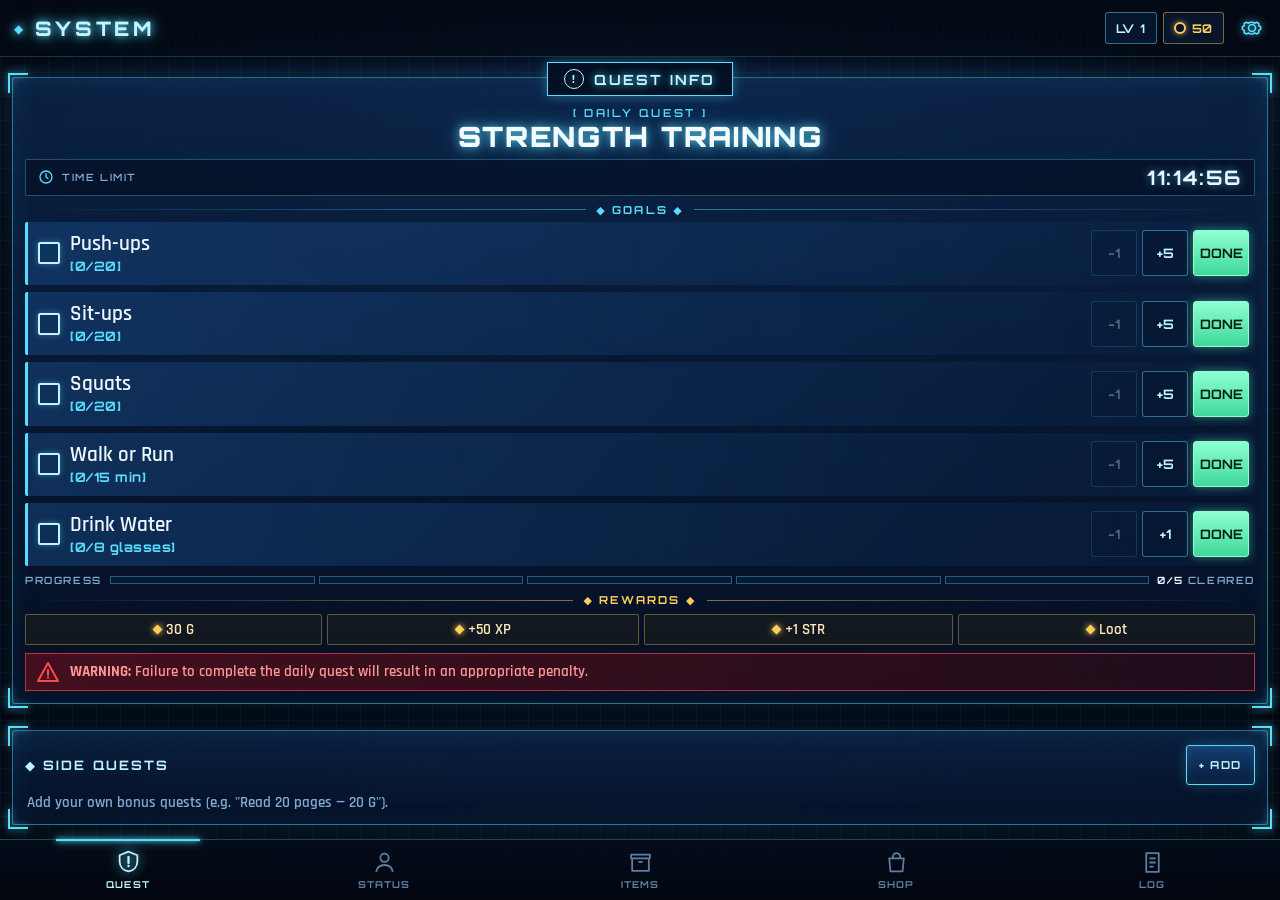
<file: index.html>
<!DOCTYPE html>
<html lang="en">
<head>
<meta charset="utf-8">
<meta name="viewport" content="width=device-width, initial-scale=1, viewport-fit=cover, user-scalable=no">
<title>SYSTEM</title>
<meta name="description" content="SYSTEM — Carlos Perez's daily quest log. Level up in real life.">
<meta name="theme-color" content="#03070f">
<meta name="color-scheme" content="dark">
<meta name="apple-mobile-web-app-capable" content="yes">
<meta name="mobile-web-app-capable" content="yes">
<meta name="apple-mobile-web-app-status-bar-style" content="black-translucent">
<meta name="apple-mobile-web-app-title" content="SYSTEM">
<meta name="format-detection" content="telephone=no">
<link rel="manifest" href="manifest.json">
<link rel="icon" type="image/png" sizes="32x32" href="icons/favicon-32.png">
<link rel="apple-touch-icon" sizes="180x180" href="icons/apple-touch-icon.png">
<link rel="preload" href="fonts/orbitron.woff2" as="font" type="font/woff2" crossorigin>
<link rel="preload" href="fonts/rajdhani-600.woff2" as="font" type="font/woff2" crossorigin>
<link rel="stylesheet" href="css/app.css?v=202610021855">
</head>
<body>
<div id="app">
  <header id="topbar">
    <div class="brand" aria-label="SYSTEM"><span class="brand-mark">◆</span>SYSTEM</div>
    <div class="top-right">
      <div class="chip lv" id="top-lv">LV 1</div>
      <div class="chip gold" id="top-gold"><i class="coin"></i><span>50</span></div>
      <button class="icon-btn" id="btn-settings" data-action="nav" data-tab="settings" aria-label="Settings">
        <svg viewBox="0 0 24 24"><path d="M12 8.5a3.5 3.5 0 1 0 0 7 3.5 3.5 0 0 0 0-7Zm8.6 4.9-1.9 1.1.1 2.2-2.2 1.3-1.9-1.1-1.9 1.1h-2.6l-1.9-1.1-1.9 1.1-2.2-1.3.1-2.2-1.9-1.1v-2.6l1.9-1.1-.1-2.2 2.2-1.3 1.9 1.1 1.9-1.1h2.6l1.9 1.1 1.9-1.1 2.2 1.3-.1 2.2 1.9 1.1z" fill="none" stroke="currentColor" stroke-width="1.6" stroke-linejoin="round"/></svg>
      </button>
    </div>
  </header>
  <main id="main"><div id="screen" class="screen"></div></main>
  <nav id="tabbar">
    <button data-action="nav" data-tab="quest" class="tab"><svg viewBox="0 0 24 24"><path d="M12 2.5 3.5 6v6c0 5 3.6 8.6 8.5 9.5 4.9-.9 8.5-4.5 8.5-9.5V6z" fill="none" stroke="currentColor" stroke-width="1.7"/><path d="M12 7.5v6M12 16.2v.3" stroke="currentColor" stroke-width="2.2" stroke-linecap="round"/></svg><span>QUEST</span></button>
    <button data-action="nav" data-tab="status" class="tab"><svg viewBox="0 0 24 24"><circle cx="12" cy="7.5" r="4" fill="none" stroke="currentColor" stroke-width="1.7"/><path d="M4 21c.8-4.4 4-6.6 8-6.6s7.2 2.2 8 6.6" fill="none" stroke="currentColor" stroke-width="1.7"/></svg><span>STATUS</span></button>
    <button data-action="nav" data-tab="items" class="tab"><svg viewBox="0 0 24 24"><path d="M4 8h16v12H4zM3 4.5h18V8H3zM10 11.5h4" fill="none" stroke="currentColor" stroke-width="1.7" stroke-linejoin="round"/></svg><span>ITEMS</span><b class="badge" id="badge-items"></b></button>
    <button data-action="nav" data-tab="shop" class="tab"><svg viewBox="0 0 24 24"><path d="M5 8h14l-1.2 12.5H6.2zM8.5 8V6.5a3.5 3.5 0 0 1 7 0V8" fill="none" stroke="currentColor" stroke-width="1.7" stroke-linejoin="round"/></svg><span>SHOP</span></button>
    <button data-action="nav" data-tab="log" class="tab"><svg viewBox="0 0 24 24"><path d="M6 3h12v18H6zM9 8h6M9 12h6M9 16h4" fill="none" stroke="currentColor" stroke-width="1.7" stroke-linejoin="round"/></svg><span>LOG</span></button>
  </nav>
</div>
<div id="toasts" aria-live="polite"></div>
<div id="modal-root"></div>
<div id="flash"></div>
<script src="js/app.js?v=202610021855"></script>
</body>
</html>
</file>
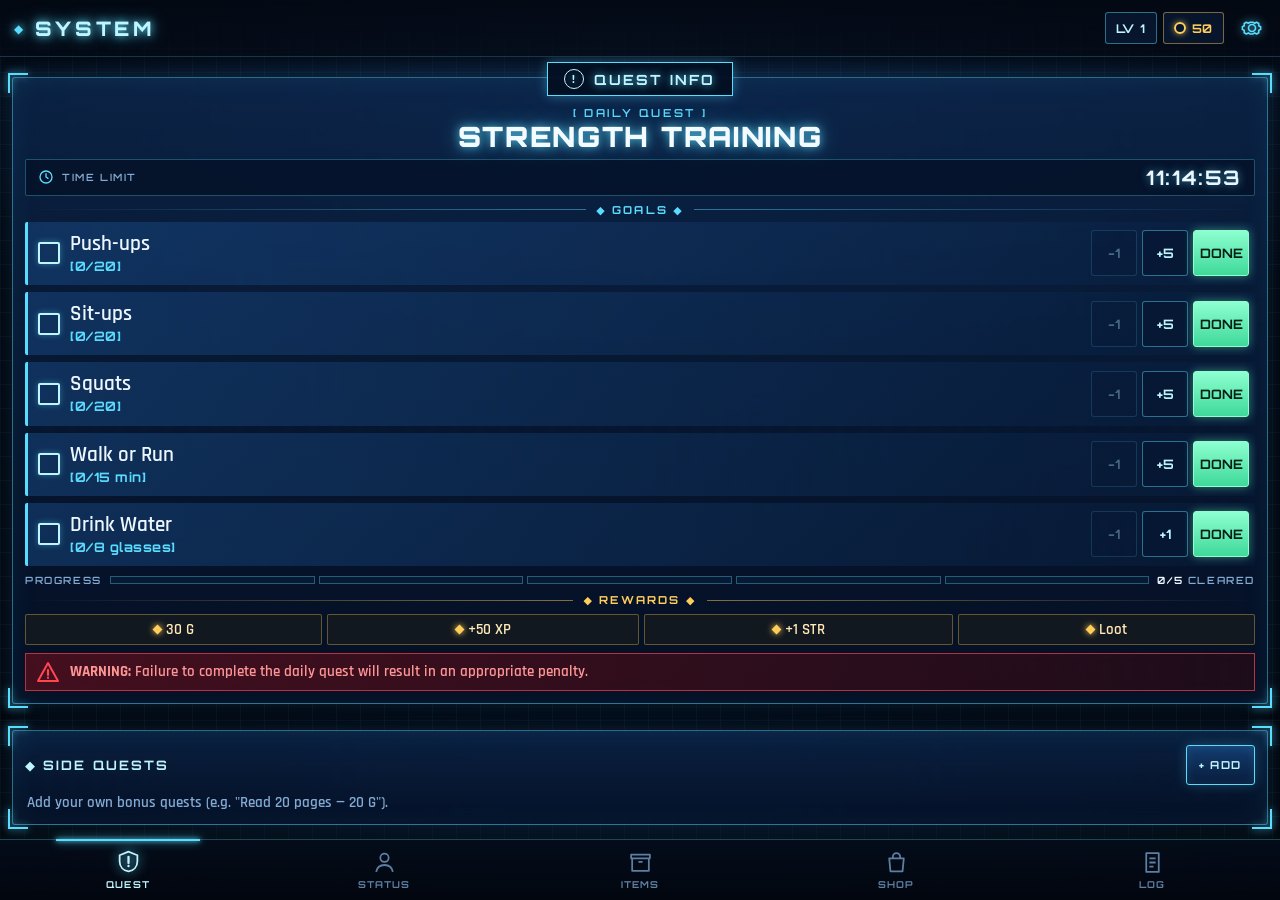
<file: src/index.html>
<!DOCTYPE html>
<html lang="en">
<head>
<meta charset="utf-8">
<meta name="viewport" content="width=device-width, initial-scale=1, viewport-fit=cover, user-scalable=no">
<title>SYSTEM</title>
<meta name="description" content="SYSTEM — Carlos Perez's daily quest log. Level up in real life.">
<meta name="theme-color" content="#03070f">
<meta name="color-scheme" content="dark">
<meta name="apple-mobile-web-app-capable" content="yes">
<meta name="mobile-web-app-capable" content="yes">
<meta name="apple-mobile-web-app-status-bar-style" content="black-translucent">
<meta name="apple-mobile-web-app-title" content="SYSTEM">
<meta name="format-detection" content="telephone=no">
<link rel="manifest" href="manifest.json">
<link rel="icon" type="image/png" sizes="32x32" href="icons/favicon-32.png">
<link rel="apple-touch-icon" sizes="180x180" href="icons/apple-touch-icon.png">
<link rel="preload" href="fonts/orbitron.woff2" as="font" type="font/woff2" crossorigin>
<link rel="preload" href="fonts/rajdhani-600.woff2" as="font" type="font/woff2" crossorigin>
<link rel="stylesheet" href="css/app.css?v=__VER__">
</head>
<body>
<div id="app">
  <header id="topbar">
    <div class="brand" aria-label="SYSTEM"><span class="brand-mark">◆</span>SYSTEM</div>
    <div class="top-right">
      <div class="chip lv" id="top-lv">LV 1</div>
      <div class="chip gold" id="top-gold"><i class="coin"></i><span>50</span></div>
      <button class="icon-btn" id="btn-settings" data-action="nav" data-tab="settings" aria-label="Settings">
        <svg viewBox="0 0 24 24"><path d="M12 8.5a3.5 3.5 0 1 0 0 7 3.5 3.5 0 0 0 0-7Zm8.6 4.9-1.9 1.1.1 2.2-2.2 1.3-1.9-1.1-1.9 1.1h-2.6l-1.9-1.1-1.9 1.1-2.2-1.3.1-2.2-1.9-1.1v-2.6l1.9-1.1-.1-2.2 2.2-1.3 1.9 1.1 1.9-1.1h2.6l1.9 1.1 1.9-1.1 2.2 1.3-.1 2.2 1.9 1.1z" fill="none" stroke="currentColor" stroke-width="1.6" stroke-linejoin="round"/></svg>
      </button>
    </div>
  </header>
  <main id="main"><div id="screen" class="screen"></div></main>
  <nav id="tabbar">
    <button data-action="nav" data-tab="quest" class="tab"><svg viewBox="0 0 24 24"><path d="M12 2.5 3.5 6v6c0 5 3.6 8.6 8.5 9.5 4.9-.9 8.5-4.5 8.5-9.5V6z" fill="none" stroke="currentColor" stroke-width="1.7"/><path d="M12 7.5v6M12 16.2v.3" stroke="currentColor" stroke-width="2.2" stroke-linecap="round"/></svg><span>QUEST</span></button>
    <button data-action="nav" data-tab="status" class="tab"><svg viewBox="0 0 24 24"><circle cx="12" cy="7.5" r="4" fill="none" stroke="currentColor" stroke-width="1.7"/><path d="M4 21c.8-4.4 4-6.6 8-6.6s7.2 2.2 8 6.6" fill="none" stroke="currentColor" stroke-width="1.7"/></svg><span>STATUS</span></button>
    <button data-action="nav" data-tab="items" class="tab"><svg viewBox="0 0 24 24"><path d="M4 8h16v12H4zM3 4.5h18V8H3zM10 11.5h4" fill="none" stroke="currentColor" stroke-width="1.7" stroke-linejoin="round"/></svg><span>ITEMS</span><b class="badge" id="badge-items"></b></button>
    <button data-action="nav" data-tab="shop" class="tab"><svg viewBox="0 0 24 24"><path d="M5 8h14l-1.2 12.5H6.2zM8.5 8V6.5a3.5 3.5 0 0 1 7 0V8" fill="none" stroke="currentColor" stroke-width="1.7" stroke-linejoin="round"/></svg><span>SHOP</span></button>
    <button data-action="nav" data-tab="log" class="tab"><svg viewBox="0 0 24 24"><path d="M6 3h12v18H6zM9 8h6M9 12h6M9 16h4" fill="none" stroke="currentColor" stroke-width="1.7" stroke-linejoin="round"/></svg><span>LOG</span></button>
  </nav>
</div>
<div id="toasts" aria-live="polite"></div>
<div id="modal-root"></div>
<div id="flash"></div>
<script src="js/app.js?v=__VER__"></script>
</body>
</html>
</file>
<file: css/app.css>
@font-face{font-family:"Orbitron";src:url(../fonts/orbitron.woff2) format("woff2");font-weight:400 900;font-display:swap}
@font-face{font-family:"Rajdhani";src:url(../fonts/rajdhani-500.woff2) format("woff2");font-weight:500;font-display:swap}
@font-face{font-family:"Rajdhani";src:url(../fonts/rajdhani-600.woff2) format("woff2");font-weight:600;font-display:swap}
@font-face{font-family:"Rajdhani";src:url(../fonts/rajdhani-700.woff2) format("woff2");font-weight:700;font-display:swap}

:root{
  --bg:#02060e; --bg2:#06142a;
  --cyan:#5adcff; --cyan-b:#bef5ff; --cyan-a:rgba(90,220,255,.45); --cyan-f:rgba(90,220,255,.12);
  --white:#ebf6ff; --dim:#82aad2; --dim2:#5d7fa3;
  --green:#6effbe; --gold:#ffcd5a; --red:#ff4650; --red-soft:#ff9696; --purple:#c38bff; --orange:#ff9d4a;
  --c-common:#b9c9d9; --c-rare:#4aa8ff; --c-epic:#b56bff; --c-legendary:#ffb341;
  --sat:env(safe-area-inset-top,0px); --sab:env(safe-area-inset-bottom,0px);
  --sal:env(safe-area-inset-left,0px); --sar:env(safe-area-inset-right,0px);
  --head:"Orbitron",system-ui,sans-serif; --body:"Rajdhani",system-ui,sans-serif;
  --tabh:60px;
}
*{box-sizing:border-box;-webkit-tap-highlight-color:transparent}
html,body{margin:0;height:100%;background:var(--bg);color:var(--white);font-family:var(--body);font-weight:600;overflow:hidden;overscroll-behavior:none}
body{position:fixed;inset:0;-webkit-user-select:none;user-select:none;-webkit-text-size-adjust:100%;
  background:
    radial-gradient(120% 70% at 50% 0%,rgba(30,90,170,.28),transparent 60%),
    radial-gradient(90% 60% at 50% 110%,rgba(20,70,150,.25),transparent 60%),
    linear-gradient(rgba(90,220,255,.045) 1px,transparent 1px) 0 0/24px 24px,
    linear-gradient(90deg,rgba(90,220,255,.045) 1px,transparent 1px) 0 0/24px 24px,
    var(--bg);
}
body::after{content:"";position:fixed;inset:0;pointer-events:none;z-index:1;
  background:repeating-linear-gradient(0deg,rgba(255,255,255,.018) 0 1px,transparent 1px 3px);mix-blend-mode:overlay}
button{font:inherit;color:inherit;background:none;border:0;padding:0;cursor:pointer;touch-action:manipulation}
input,textarea{font:inherit;-webkit-user-select:text;user-select:text}
svg{display:block}

#app{position:relative;z-index:2;height:100vh;height:100dvh;display:flex;flex-direction:column}

/* ---------- top bar ---------- */
#topbar{flex:none;display:flex;align-items:center;justify-content:space-between;gap:8px;
  padding:calc(var(--sat) + 6px) calc(var(--sar) + 12px) 6px calc(var(--sal) + 14px);
  background:linear-gradient(180deg,rgba(3,8,18,.95),rgba(3,8,18,.7));border-bottom:1px solid rgba(90,220,255,.22);
  box-shadow:0 2px 18px rgba(0,0,0,.6)}
.brand{font-family:var(--head);font-weight:800;font-size:20px;letter-spacing:.18em;color:var(--cyan-b);
  text-shadow:0 0 8px var(--cyan),0 0 18px rgba(90,220,255,.6);display:flex;align-items:center;gap:8px}
.brand-mark{font-size:12px;color:var(--cyan);animation:pulse 2.4s ease-in-out infinite}
.top-right{display:flex;align-items:center;gap:6px}
.chip{font-family:var(--head);font-weight:700;font-size:12px;letter-spacing:.06em;height:32px;display:flex;align-items:center;gap:6px;
  padding:0 10px;border:1px solid var(--cyan-a);background:rgba(10,30,60,.6);border-radius:3px;color:var(--cyan-b)}
.chip.gold{color:var(--gold);border-color:rgba(255,205,90,.45)}
.coin{width:12px;height:12px;border-radius:50%;border:2px solid var(--gold);box-shadow:0 0 6px rgba(255,205,90,.7);display:inline-block}
.icon-btn{width:44px;height:44px;display:grid;place-items:center;color:var(--cyan);margin-right:-6px}
.icon-btn svg{width:24px;height:24px;filter:drop-shadow(0 0 4px rgba(90,220,255,.7))}

/* ---------- main / screens ---------- */
#main{flex:1 1 auto;min-height:0;overflow-y:auto;overflow-x:hidden;-webkit-overflow-scrolling:touch;overscroll-behavior:contain;position:relative}
.screen{min-height:100%;display:flex;flex-direction:column;gap:14px;
  padding:8px calc(var(--sar) + 12px) 14px calc(var(--sal) + 12px)}
.screen.animate>*{animation:slideIn .45s cubic-bezier(.2,.9,.25,1) both}
.screen.animate>*:nth-child(2){animation-delay:.07s}
.screen.animate>*:nth-child(3){animation-delay:.14s}
.screen.animate>*:nth-child(4){animation-delay:.21s}

/* ---------- tab bar ---------- */
#tabbar{flex:none;display:grid;grid-template-columns:repeat(5,1fr);
  padding:0 var(--sar) var(--sab) var(--sal);
  background:linear-gradient(0deg,rgba(2,6,14,.98),rgba(4,12,26,.92));border-top:1px solid rgba(90,220,255,.3);
  box-shadow:0 -4px 22px rgba(0,0,0,.6),0 -1px 12px rgba(90,220,255,.12)}
.tab{position:relative;height:var(--tabh);display:flex;flex-direction:column;align-items:center;justify-content:center;gap:3px;color:var(--dim2);
  font-family:var(--head);font-size:9.5px;font-weight:700;letter-spacing:.12em;transition:color .2s}
.tab svg{width:25px;height:25px;transition:filter .2s,transform .2s}
.tab.active{color:var(--cyan-b)}
.tab.active svg{filter:drop-shadow(0 0 6px var(--cyan));transform:translateY(-1px)}
.tab.active::before{content:"";position:absolute;top:-1px;left:22%;right:22%;height:2px;background:var(--cyan);box-shadow:0 0 10px var(--cyan),0 0 4px var(--cyan)}
.tab:active svg{transform:scale(.9)}
.badge{position:absolute;top:7px;left:calc(50% + 7px);min-width:16px;height:16px;border-radius:8px;background:var(--gold);color:#1a1200;font-family:var(--head);
  font-size:9px;display:none;place-items:center;padding:0 4px;box-shadow:0 0 8px rgba(255,205,90,.8)}
.badge.on{display:grid}

/* ---------- panels ---------- */
.panel{position:relative;border:1px solid var(--cyan-a);border-radius:3px;padding:14px 12px 12px;
  background:linear-gradient(180deg,rgba(14,44,88,.66),rgba(5,18,42,.78));
  box-shadow:0 0 22px rgba(60,180,255,.16),inset 0 0 28px rgba(90,220,255,.07);
  -webkit-backdrop-filter:blur(6px);backdrop-filter:blur(6px)}
.panel::before{content:"";position:absolute;inset:-5px;pointer-events:none;--c:var(--cyan);
  background:
    linear-gradient(var(--c),var(--c)) left top/20px 2px no-repeat,linear-gradient(var(--c),var(--c)) left top/2px 20px no-repeat,
    linear-gradient(var(--c),var(--c)) right top/20px 2px no-repeat,linear-gradient(var(--c),var(--c)) right top/2px 20px no-repeat,
    linear-gradient(var(--c),var(--c)) left bottom/20px 2px no-repeat,linear-gradient(var(--c),var(--c)) left bottom/2px 20px no-repeat,
    linear-gradient(var(--c),var(--c)) right bottom/20px 2px no-repeat,linear-gradient(var(--c),var(--c)) right bottom/2px 20px no-repeat;
  filter:drop-shadow(0 0 4px var(--c))}
.panel.grow{flex:1 0 auto;display:flex;flex-direction:column}
.panel.red{border-color:rgba(255,70,80,.6);background:linear-gradient(180deg,rgba(80,10,20,.72),rgba(30,4,10,.82));box-shadow:0 0 24px rgba(255,60,70,.25),inset 0 0 28px rgba(255,70,80,.1)}
.panel.red::before{--c:var(--red)}
.ptitle{align-self:center;margin:-30px auto 10px;display:flex;align-items:center;gap:10px;padding:6px 16px;
  border:1px solid var(--cyan);background:rgba(4,16,36,.96);font-family:var(--head);font-weight:700;font-size:14px;letter-spacing:.16em;color:var(--cyan-b);
  text-shadow:0 0 8px var(--cyan);box-shadow:0 0 12px rgba(90,220,255,.4)}
.panel>.ptitle{width:max-content}
.ptitle .ex{width:20px;height:20px;border-radius:50%;border:1.6px solid currentColor;display:grid;place-items:center;font-size:12px;font-family:var(--body)}
.panel.red .ptitle{border-color:var(--red);color:#ffd5d5;text-shadow:0 0 8px var(--red);box-shadow:0 0 12px rgba(255,70,80,.5);background:rgba(40,4,10,.96)}
.screen>.panel:first-child{margin-top:12px}
.screen>.panel{margin-top:12px}

.divider{display:flex;align-items:center;gap:10px;font-family:var(--head);font-size:11px;font-weight:700;letter-spacing:.2em;color:var(--cyan);margin:7px 0 5px}
.divider::before,.divider::after{content:"";flex:1;height:1px;background:linear-gradient(90deg,transparent,var(--cyan-a))}
.divider::after{background:linear-gradient(90deg,var(--cyan-a),transparent)}
.divider.gold{color:var(--gold)}
.divider.gold::before{background:linear-gradient(90deg,transparent,rgba(255,205,90,.5))}
.divider.gold::after{background:linear-gradient(90deg,rgba(255,205,90,.5),transparent)}

.label{font-family:var(--head);font-size:10px;letter-spacing:.16em;color:var(--dim);font-weight:600}

/* ---------- quest ---------- */
.q-head{text-align:center;margin-bottom:6px}
.q-kind{font-family:var(--head);font-size:11px;letter-spacing:.24em;color:var(--cyan)}
.q-title{font-family:var(--head);font-weight:900;font-size:clamp(21px,6.4vw,28px);letter-spacing:.06em;line-height:1.1;color:#f4fbff;
  text-shadow:0 0 10px rgba(90,220,255,.85),0 0 24px rgba(90,220,255,.45);margin-top:2px}
.panel.red .q-title{text-shadow:0 0 10px rgba(255,70,80,.9),0 0 24px rgba(255,70,80,.5)}
.panel.red .q-kind{color:var(--red-soft)}
.timer{display:flex;align-items:center;justify-content:space-between;gap:8px;padding:5px 12px;border:1px solid rgba(90,220,255,.3);background:rgba(4,14,32,.6);border-radius:2px}
.timer .t{font-family:var(--head);font-weight:700;font-size:20px;letter-spacing:.08em;color:var(--white);text-shadow:0 0 8px rgba(90,220,255,.6);font-variant-numeric:tabular-nums}
.timer.urgent .t{color:var(--red-soft);text-shadow:0 0 8px var(--red);animation:pulse 1s infinite}
.timer .lbl{display:flex;align-items:center;gap:8px}
.timer svg{width:16px;height:16px;color:var(--cyan)}

.objs{flex:1 0 auto;display:flex;flex-direction:column;gap:7px}
.obj{flex:1 0 50px;max-height:92px;display:flex;align-items:center;gap:10px;padding:6px 6px 6px 10px;position:relative;
  border-left:3px solid var(--cyan);background:linear-gradient(90deg,rgba(30,90,160,.38),rgba(10,40,80,.22));border-radius:2px;transition:background .25s}
.obj:active:not(.locked){background:linear-gradient(90deg,rgba(50,130,210,.5),rgba(20,60,110,.3))}
.obj .chk{flex:none;width:22px;height:22px;border:2px solid var(--cyan-b);border-radius:2px;display:grid;place-items:center;box-shadow:0 0 6px rgba(90,220,255,.4)}
.obj .oinfo{flex:1;min-width:0;display:flex;flex-direction:column;justify-content:center}
.obj .oname{font-size:20px;line-height:1.05;color:var(--white);white-space:nowrap;overflow:hidden;text-overflow:ellipsis}
.obj .ocount{font-family:var(--head);font-size:13px;font-weight:700;color:var(--cyan);letter-spacing:.04em;margin-top:3px;font-variant-numeric:tabular-nums}
.obj .ocount small{color:var(--dim);font-size:10px}
.obj .obar{position:absolute;left:0;bottom:0;height:2px;background:var(--cyan);box-shadow:0 0 6px var(--cyan);transition:width .3s}
.obj .ctrl{flex:none;display:flex;gap:5px;align-items:center}
.btn-sq{width:44px;height:44px;display:grid;place-items:center;border:1px solid var(--cyan-a);background:rgba(6,24,52,.85);border-radius:3px;
  font-family:var(--head);font-weight:700;font-size:13px;color:var(--cyan-b);transition:transform .08s,background .15s}
.btn-sq:active{transform:scale(.92);background:rgba(40,110,180,.7)}
.btn-sq.ok{width:52px;color:#032016;background:linear-gradient(180deg,#8dffd0,#3fd99a);border-color:#8dffd0;box-shadow:0 0 10px rgba(110,255,190,.45)}
.btn-sq:disabled{opacity:.35;pointer-events:none}
.obj.done{border-left-color:var(--green);background:linear-gradient(90deg,rgba(30,140,100,.35),rgba(10,60,50,.2))}
.obj.done .chk{border-color:var(--green);background:rgba(110,255,190,.15);box-shadow:0 0 8px rgba(110,255,190,.6)}
.obj.done .chk::after{content:"";width:6px;height:11px;border:solid var(--green);border-width:0 2.5px 2.5px 0;transform:rotate(45deg) translate(-1px,-1px)}
.obj.done .ocount{color:var(--green)}
.obj.done .obar{background:var(--green);box-shadow:0 0 6px var(--green)}
.obj.done .oname{color:#d9fff0}
.obj.pop{animation:objPop .45s ease}
.cleared-tag{font-family:var(--head);font-size:11px;letter-spacing:.14em;color:var(--green);text-shadow:0 0 6px var(--green);padding:0 8px}
.panel.red .obj{border-left-color:var(--red);background:linear-gradient(90deg,rgba(150,30,40,.38),rgba(70,10,20,.22))}
.panel.red .obj .chk{border-color:var(--red-soft)}
.panel.red .obj .ocount{color:var(--red-soft)}
.panel.red .obj .obar{background:var(--red);box-shadow:0 0 6px var(--red)}
.panel.red .btn-sq{border-color:rgba(255,70,80,.5);background:rgba(50,6,12,.85);color:#ffd5d5}
.panel.red .obj.done{border-left-color:var(--green)}

.progress{display:flex;align-items:center;gap:8px;margin-top:8px}
.segs{flex:1;display:flex;gap:4px}
.segs i{flex:1;height:8px;border:1px solid rgba(90,220,255,.35);background:rgba(10,30,60,.6)}
.segs i.on{background:var(--cyan);box-shadow:0 0 8px var(--cyan)}
.progress .label b{color:var(--white)}

.rewards{display:flex;gap:5px;margin-top:2px}
.rw{flex:1 1 auto;justify-content:center;white-space:nowrap;display:flex;align-items:center;gap:5px;padding:5px 4px;border:1px solid rgba(255,205,90,.35);background:rgba(60,45,10,.25);border-radius:2px;font-size:15px;color:#ffe9b8}
.rw .dia{width:7px;height:7px;background:var(--gold);transform:rotate(45deg);box-shadow:0 0 6px var(--gold)}
.warning{display:flex;align-items:center;gap:10px;margin-top:8px;padding:6px 10px;border:1px solid rgba(255,70,80,.65);background:linear-gradient(90deg,rgba(120,15,25,.55),rgba(60,8,14,.45));color:var(--red-soft);font-size:14.5px;line-height:1.15}
.warning .tri{flex:none;width:24px;height:24px;color:var(--red)}
.complete-banner{margin-top:10px;padding:10px;text-align:center;border:1px solid var(--green);background:rgba(20,90,60,.35);color:var(--green);
  font-family:var(--head);font-weight:800;letter-spacing:.2em;font-size:15px;text-shadow:0 0 10px var(--green);box-shadow:0 0 16px rgba(110,255,190,.3)}
.complete-banner small{display:block;font-family:var(--body);letter-spacing:.04em;font-size:14px;color:#bfffe4;font-weight:600;text-shadow:none;margin-top:2px}

/* side quests */
.sq-head{display:flex;align-items:center;justify-content:space-between;gap:8px}
.sq-head .h{font-family:var(--head);font-weight:700;font-size:13px;letter-spacing:.16em;color:var(--cyan-b)}
.sq{display:flex;align-items:center;gap:10px;min-height:52px;padding:4px 6px 4px 10px;margin-top:8px;border-left:3px solid var(--purple);background:linear-gradient(90deg,rgba(100,60,170,.3),rgba(40,20,80,.2))}
.sq .oinfo{flex:1;min-width:0}
.sq .oname{font-size:18px;white-space:nowrap;overflow:hidden;text-overflow:ellipsis}
.sq .meta{font-size:13px;color:var(--gold)}
.sq .meta span{color:var(--dim);margin-left:6px}
.sq.done{opacity:.55;border-left-color:var(--green)}
.empty{color:var(--dim);font-size:15px;padding:8px 2px 0}

/* ---------- buttons ---------- */
.btn{min-height:44px;padding:0 16px;display:inline-flex;align-items:center;justify-content:center;gap:8px;border:1px solid var(--cyan);color:var(--cyan-b);
  background:linear-gradient(180deg,rgba(30,90,160,.55),rgba(8,30,64,.75));font-family:var(--head);font-weight:700;font-size:12.5px;letter-spacing:.14em;border-radius:3px;
  box-shadow:0 0 12px rgba(90,220,255,.25),inset 0 0 10px rgba(90,220,255,.12);transition:transform .08s,box-shadow .2s}
.btn:active{transform:scale(.96);box-shadow:0 0 18px rgba(90,220,255,.5)}
.btn.sm{min-height:40px;padding:0 12px;font-size:11px}
.btn.gold{border-color:var(--gold);color:#ffeab8;background:linear-gradient(180deg,rgba(150,110,20,.5),rgba(60,40,6,.75));box-shadow:0 0 12px rgba(255,205,90,.3)}
.btn.red{border-color:var(--red);color:#ffd7d7;background:linear-gradient(180deg,rgba(150,20,30,.55),rgba(60,6,12,.8));box-shadow:0 0 12px rgba(255,70,80,.3)}
.btn.green{border-color:var(--green);color:#d9fff0;background:linear-gradient(180deg,rgba(30,140,100,.55),rgba(8,50,40,.8));box-shadow:0 0 12px rgba(110,255,190,.3)}
.btn.ghost{background:transparent;box-shadow:none;border-color:var(--cyan-a)}
.btn:disabled{opacity:.4;pointer-events:none}
.btn.block{width:100%}
.btn-row{display:flex;gap:8px}
.btn-row>.btn{flex:1}

/* ---------- status ---------- */
.st-top{display:flex;gap:14px;align-items:stretch}
.lvbox{flex:none;width:104px;display:flex;flex-direction:column;align-items:center;justify-content:center;border:1px solid var(--cyan-a);background:rgba(4,16,36,.6);padding:8px 4px}
.lvbox .n{font-family:var(--head);font-weight:900;font-size:48px;line-height:1;color:#f4fbff;text-shadow:0 0 12px var(--cyan),0 0 26px rgba(90,220,255,.5)}
.kv{flex:1;min-width:0;display:flex;flex-direction:column;justify-content:space-between;gap:4px}
.kv .row{display:flex;justify-content:space-between;align-items:baseline;gap:8px;border-bottom:1px solid rgba(90,220,255,.12);padding-bottom:3px}
.kv .row .v{font-size:17px;color:var(--white);text-align:right;white-space:nowrap;overflow:hidden;text-overflow:ellipsis;min-width:0}
.kv .row button.v{color:var(--cyan-b);text-decoration:underline dotted rgba(90,220,255,.6);text-underline-offset:3px;min-height:40px;margin:-8px 0 -6px;padding-left:12px}
.rank{font-family:var(--head);font-weight:900;font-size:16px}
.bar{position:relative;height:16px;border:1px solid var(--cyan-a);background:rgba(4,14,32,.8);overflow:hidden;border-radius:2px}
.bar i{position:absolute;inset:0 auto 0 0;background:linear-gradient(90deg,#2a8fd8,var(--cyan));box-shadow:0 0 10px var(--cyan);transition:width .6s cubic-bezier(.2,.9,.25,1)}
.bar i::after{content:"";position:absolute;inset:0;background:linear-gradient(90deg,transparent,rgba(255,255,255,.45),transparent);animation:sheen 2.6s infinite}
.bar.hp i{background:linear-gradient(90deg,#c22,#ff5a5a);box-shadow:0 0 8px #ff5a5a}
.bar.mp i{background:linear-gradient(90deg,#2448d8,#6c8cff);box-shadow:0 0 8px #6c8cff}
.bar-row{display:flex;align-items:center;gap:8px;margin-top:7px}
.bar-row .label{width:26px}
.bar-row .bar{flex:1}
.bar-row .num{font-family:var(--head);font-size:11px;color:var(--white);min-width:76px;text-align:right;font-variant-numeric:tabular-nums}
.tiles{display:grid;grid-template-columns:repeat(3,1fr);gap:8px;margin-top:10px}
.tile{border:1px solid rgba(90,220,255,.3);background:rgba(4,16,36,.55);padding:6px 6px;text-align:center}
.tile .v{font-family:var(--head);font-weight:800;font-size:19px;color:var(--white);margin-top:2px;text-shadow:0 0 8px rgba(90,220,255,.5)}
.tile.gold .v{color:var(--gold);text-shadow:0 0 8px rgba(255,205,90,.6)}
.tile.streak .v{color:#ffb38a;text-shadow:0 0 8px rgba(255,140,80,.6)}
.stats{flex:1 0 auto;display:flex;flex-direction:column;gap:5px;margin-top:2px}
.stat{flex:1 0 43px;max-height:84px;display:flex;align-items:center;gap:12px;padding:2px 4px 2px 12px;border-left:3px solid var(--cyan);background:linear-gradient(90deg,rgba(30,90,160,.34),rgba(10,40,80,.18))}
.stat .sn{font-family:var(--head);font-weight:800;font-size:17px;width:46px;color:var(--cyan-b);letter-spacing:.06em}
.stat .sd{flex:1;font-size:14px;color:var(--dim);line-height:1.1}
.stat .sv{font-family:var(--head);font-weight:800;font-size:24px;color:var(--white);min-width:44px;text-align:right;text-shadow:0 0 8px rgba(90,220,255,.5)}
.stat .btn-sq{color:var(--gold);border-color:rgba(255,205,90,.6);font-size:20px;width:42px;height:40px}
.stat.flash{animation:statFlash .6s ease}
.points{display:flex;align-items:center;justify-content:space-between;margin-top:8px;padding:6px 12px;border:1px solid rgba(90,220,255,.3)}
.points.has{border-color:var(--gold);box-shadow:0 0 14px rgba(255,205,90,.35);animation:glowGold 1.6s infinite}
.points .v{font-family:var(--head);font-weight:800;font-size:20px;color:var(--gold)}

/* ---------- items ---------- */
.grid{flex:1 0 auto;display:grid;grid-template-columns:repeat(2,1fr);grid-auto-rows:minmax(76px,1fr);gap:10px}
.slot{border:1px dashed rgba(90,220,255,.22);background:repeating-linear-gradient(135deg,rgba(90,220,255,.035) 0 6px,transparent 6px 12px);display:grid;place-items:center;font-family:var(--head);font-size:9px;letter-spacing:.2em;color:rgba(130,170,210,.35)}
.item{position:relative;display:flex;align-items:center;gap:10px;min-height:76px;padding:10px;border:1px solid var(--rc,var(--c-common));text-align:left;
  background:linear-gradient(160deg,color-mix(in srgb,var(--rc) 22%,transparent),rgba(4,14,32,.7));box-shadow:0 0 12px color-mix(in srgb,var(--rc) 30%,transparent),inset 0 0 14px color-mix(in srgb,var(--rc) 12%,transparent)}
.item:active{transform:scale(.97)}
.item .ic{flex:none;width:40px;height:40px;color:var(--rc);filter:drop-shadow(0 0 6px var(--rc))}
.item .nm{font-size:15.5px;line-height:1.08;color:var(--white)}
.item .rr{font-family:var(--head);font-size:9px;letter-spacing:.14em;color:var(--rc);margin-top:3px}
.item .qty{position:absolute;top:4px;right:6px;font-family:var(--head);font-size:12px;font-weight:800;color:var(--white)}
.r-common{--rc:var(--c-common)} .r-rare{--rc:var(--c-rare)} .r-epic{--rc:var(--c-epic)} .r-legendary{--rc:var(--c-legendary)}
.rates{display:grid;grid-template-columns:repeat(4,1fr);gap:6px;margin-top:6px}
.rate{border:1px solid var(--rc);padding:6px 2px;text-align:center;background:color-mix(in srgb,var(--rc) 12%,transparent)}
.rate .label{color:var(--rc);font-size:8.5px;letter-spacing:.1em}
.rate .v{font-family:var(--head);font-size:15px;font-weight:800;color:var(--white);margin-top:2px}
.titles{display:flex;flex-wrap:wrap;gap:6px;margin-top:6px}
.tchip{padding:8px 10px;min-height:40px;border:1px solid rgba(90,220,255,.35);font-size:15px;color:var(--dim);display:flex;align-items:center}
.tchip.on{border-color:var(--gold);color:var(--gold);box-shadow:0 0 10px rgba(255,205,90,.35)}
.fill-hint{flex:1;display:flex;flex-direction:column;align-items:center;justify-content:center;text-align:center;color:var(--dim);gap:10px;padding:20px 10px;min-height:120px}
.fill-hint svg{width:64px;height:64px;color:var(--cyan);opacity:.6;filter:drop-shadow(0 0 8px var(--cyan))}

/* ---------- shop ---------- */
.shop-row{display:flex;align-items:center;gap:10px;min-height:60px;padding:6px 6px 6px 12px;margin-top:8px;border-left:3px solid var(--gold);background:linear-gradient(90deg,rgba(150,110,20,.22),rgba(40,30,6,.15))}
.shop-row.ig{border-left-color:var(--rc)}
.shop-row .oinfo{flex:1;min-width:0}
.shop-row .oname{font-size:18px;line-height:1.1;color:var(--white)}
.shop-row .price{font-family:var(--head);font-size:13px;font-weight:700;color:var(--gold);margin-top:2px}
.shop-row .desc{font-size:13px;color:var(--dim);line-height:1.1}
.shop-row .ic{flex:none;width:30px;height:30px;color:var(--rc);filter:drop-shadow(0 0 5px var(--rc))}
.edit-btn{width:40px;height:44px;display:grid;place-items:center;color:var(--dim)}
.edit-btn svg{width:18px;height:18px}
.balance{display:flex;align-items:center;justify-content:space-between}
.balance .v{font-family:var(--head);font-weight:900;font-size:28px;color:var(--gold);text-shadow:0 0 12px rgba(255,205,90,.6)}

/* ---------- log ---------- */
.filters{display:grid;grid-template-columns:repeat(5,1fr);gap:5px}
.filters::-webkit-scrollbar{display:none}
.fchip{min-height:40px;padding:0 2px;border:1px solid rgba(90,220,255,.35);font-family:var(--head);font-size:9.5px;letter-spacing:.06em;color:var(--dim);display:flex;align-items:center;justify-content:center}
.fchip.on{border-color:var(--cyan);color:var(--cyan-b);background:rgba(30,90,160,.4);box-shadow:0 0 10px rgba(90,220,255,.3)}
.entries{flex:1 0 auto;display:flex;flex-direction:column;margin-top:8px}
.entry{display:flex;gap:10px;padding:9px 2px;border-bottom:1px solid rgba(90,220,255,.12);align-items:flex-start}
.entry .dot{flex:none;width:9px;height:9px;margin-top:6px;transform:rotate(45deg);background:var(--ec,var(--cyan));box-shadow:0 0 6px var(--ec,var(--cyan))}
.entry .tx{flex:1;font-size:16px;line-height:1.15;color:var(--white);min-width:0;overflow-wrap:anywhere}
.entry .tm{font-size:12.5px;color:var(--dim);margin-top:2px}
.entry .g{flex:none;font-family:var(--head);font-size:12px;font-weight:700;margin-top:3px}
.g.pos{color:var(--gold)} .g.neg{color:var(--red-soft)}
.summary{display:grid;grid-template-columns:repeat(3,1fr);gap:8px}

/* ---------- settings ---------- */
.field{display:flex;flex-direction:column;gap:6px;margin-top:10px}
.field input,.field textarea{width:100%;min-height:46px;padding:10px 12px;background:rgba(2,10,24,.85);border:1px solid var(--cyan-a);color:var(--white);border-radius:3px;font-size:17px;outline:none}
.field input:focus,.field textarea:focus{border-color:var(--cyan);box-shadow:0 0 10px rgba(90,220,255,.35)}
.field textarea{min-height:110px;font-size:13px;font-family:ui-monospace,Menlo,monospace;font-weight:400}
.toggle{display:flex;align-items:center;justify-content:space-between;min-height:52px;border-bottom:1px solid rgba(90,220,255,.12)}
.toggle .sw{width:52px;height:30px;border-radius:15px;border:1px solid var(--cyan-a);position:relative;background:rgba(4,14,32,.8)}
.toggle .sw::after{content:"";position:absolute;top:3px;left:3px;width:22px;height:22px;border-radius:50%;background:var(--dim2);transition:all .2s}
.toggle.on .sw{border-color:var(--cyan);background:rgba(30,110,180,.6)}
.toggle.on .sw::after{left:25px;background:var(--cyan-b);box-shadow:0 0 8px var(--cyan)}
.p-text{font-size:15.5px;line-height:1.3;color:var(--dim)}
.p-text b{color:var(--white)}
.back{display:flex;align-items:center;gap:6px;color:var(--cyan);font-family:var(--head);font-size:12px;letter-spacing:.14em;min-height:44px;align-self:flex-start}

/* ---------- toasts ---------- */
#toasts{position:fixed;z-index:60;left:calc(var(--sal) + 12px);right:calc(var(--sar) + 12px);top:calc(var(--sat) + 52px);display:flex;flex-direction:column;gap:6px;pointer-events:none}
.toast{align-self:center;max-width:100%;display:flex;align-items:center;gap:8px;padding:9px 14px;border:1px solid var(--cyan);background:rgba(3,14,32,.94);
  box-shadow:0 0 18px rgba(90,220,255,.4);font-size:16px;color:var(--white);animation:toastIn .35s cubic-bezier(.2,.9,.25,1) both}
.toast b{font-family:var(--head);font-size:11px;letter-spacing:.14em;color:var(--cyan);text-shadow:0 0 6px var(--cyan);white-space:nowrap}
.toast.gold{border-color:var(--gold)} .toast.gold b{color:var(--gold);text-shadow:0 0 6px var(--gold)}
.toast.red{border-color:var(--red)} .toast.red b{color:var(--red);text-shadow:0 0 6px var(--red)}
.toast.green{border-color:var(--green)} .toast.green b{color:var(--green);text-shadow:0 0 6px var(--green)}
.toast.out{animation:toastOut .3s ease forwards}

/* ---------- modal ---------- */
#modal-root{position:fixed;inset:0;z-index:65;pointer-events:none}
.overlay{position:absolute;inset:0;display:flex;align-items:center;justify-content:center;pointer-events:auto;
  padding:calc(var(--sat) + 20px) calc(var(--sar) + 18px) calc(var(--sab) + 20px) calc(var(--sal) + 18px);
  background:radial-gradient(ellipse at center,rgba(4,18,40,.72),rgba(0,0,0,.88));animation:fadeIn .25s ease both}
.overlay.red{background:radial-gradient(ellipse at center,rgba(60,0,8,.75),rgba(0,0,0,.92))}
.modal{width:100%;max-width:440px;max-height:100%;display:flex;flex-direction:column;animation:modalIn .4s cubic-bezier(.2,.9,.25,1) both;padding:20px 16px 16px;margin-top:14px}
.modal .ptitle{margin-top:-36px;flex:none}
.modal .m-body{min-height:0;overflow-y:auto;overflow-x:hidden;-webkit-overflow-scrolling:touch}
.modal .m-actions{flex:none}
.modal .m-body{text-align:center;font-size:18px;line-height:1.3;color:var(--white)}
.modal .m-body p{margin:8px 0}
.modal .m-body .big{font-family:var(--head);font-weight:900;font-size:26px;letter-spacing:.06em;text-shadow:0 0 12px var(--cyan)}
.modal .m-body .hl{color:var(--cyan-b)} .modal .m-body .gold{color:var(--gold)} .modal .m-body .red{color:var(--red-soft)} .modal .m-body .green{color:var(--green)}
.modal .m-actions{display:flex;gap:8px;margin-top:16px}
.modal .m-actions .btn{flex:1}
.modal.left .m-body{text-align:left}
.overlay.red .modal{animation:modalIn .4s both,shake .5s .35s both}
.rlist{display:flex;flex-direction:column;gap:6px;margin:10px 0;text-align:left}
.rlist div{display:flex;align-items:center;gap:10px;padding:8px 12px;border:1px solid rgba(255,205,90,.3);background:rgba(60,45,10,.22)}
.rlist div .dia{width:8px;height:8px;background:var(--gold);transform:rotate(45deg);box-shadow:0 0 6px var(--gold)}
.pick{display:flex;flex-direction:column;gap:8px;margin-top:10px}
.pick .btn{justify-content:space-between;font-family:var(--body);font-size:17px;letter-spacing:.02em}

/* loot reveal */
.loot-stage{position:relative;height:210px;display:grid;place-items:center;margin:4px 0}
.loot-box{width:96px;height:96px;color:var(--cyan);filter:drop-shadow(0 0 14px var(--cyan));animation:boxShake 1.1s ease-in-out both}
.loot-box svg{width:100%;height:100%}
.loot-burst{position:absolute;inset:0;margin:auto;width:240px;height:240px;border-radius:50%;opacity:0;
  background:radial-gradient(circle,color-mix(in srgb,var(--rc) 70%,white) 0,color-mix(in srgb,var(--rc) 45%,transparent) 30%,transparent 65%);animation:burst 1s 1.05s ease-out both}
.loot-rays{position:absolute;inset:0;margin:auto;width:260px;height:260px;opacity:0;
  background:repeating-conic-gradient(from 0deg,color-mix(in srgb,var(--rc) 50%,transparent) 0 6deg,transparent 6deg 24deg);
  -webkit-mask:radial-gradient(circle,#000 20%,transparent 68%);mask:radial-gradient(circle,#000 20%,transparent 68%);animation:rays 6s 1.1s linear infinite,fadeIn .5s 1.1s both}
.loot-item{position:absolute;inset:0;display:flex;flex-direction:column;align-items:center;justify-content:center;gap:8px;opacity:0;animation:reveal .6s 1.15s cubic-bezier(.2,1.4,.4,1) both}
.loot-item .ic{width:84px;height:84px;color:var(--rc);filter:drop-shadow(0 0 14px var(--rc)) drop-shadow(0 0 4px var(--rc))}
.loot-item .nm{font-family:var(--head);font-weight:800;font-size:17px;letter-spacing:.04em;color:var(--white);text-shadow:0 0 10px var(--rc)}
.loot-item .rr{font-family:var(--head);font-size:11px;letter-spacing:.24em;color:var(--rc);text-shadow:0 0 8px var(--rc)}
.loot-hide{animation:hideBox .2s 1.05s forwards}
.r-common .loot-rays{display:none}
.loot-desc{opacity:0;animation:fadeIn .4s 1.6s both;color:var(--dim);font-size:16px}
.modal .m-actions.delay{opacity:0;animation:fadeIn .3s 1.7s both}

/* flash / level-up */
#flash{position:fixed;inset:0;z-index:70;pointer-events:none;opacity:0;background:radial-gradient(circle at 50% 45%,rgba(220,250,255,.95),rgba(90,220,255,.6) 35%,rgba(10,40,90,0) 75%)}
#flash.go{animation:flash 1.1s ease-out}
#flash.red.go{background:radial-gradient(circle at 50% 45%,rgba(255,200,200,.9),rgba(255,40,50,.6) 35%,rgba(60,0,0,0) 75%)}
.lvup-text{position:fixed;inset:0;z-index:71;display:grid;place-items:center;pointer-events:none}
.lvup-text div{font-family:var(--head);font-weight:900;font-size:clamp(38px,13vw,64px);letter-spacing:.08em;color:#fff;
  text-shadow:0 0 12px var(--cyan),0 0 32px var(--cyan),0 0 60px rgba(90,220,255,.8);animation:lvText 1.6s ease-out forwards;text-align:center;line-height:1}
.lvup-text small{display:block;font-size:.32em;letter-spacing:.3em;margin-top:10px;color:var(--cyan-b)}
.shake{animation:shake .5s}

.install-tip{position:fixed;z-index:40;left:calc(var(--sal) + 12px);right:calc(var(--sar) + 12px);bottom:calc(var(--sab) + var(--tabh) + 10px);
  display:flex;align-items:center;gap:10px;padding:10px 12px;border:1px solid var(--cyan);background:rgba(3,14,32,.96);box-shadow:0 0 18px rgba(90,220,255,.35);font-size:15px;animation:toastIn .4s both}
.install-tip .tx{flex:1;line-height:1.2}

/* ---------- keyframes ---------- */
@keyframes slideIn{from{opacity:0;transform:translateY(16px) scale(.985);filter:brightness(1.8)}to{opacity:1;transform:none;filter:none}}
@keyframes pulse{0%,100%{opacity:1}50%{opacity:.45}}
@keyframes sheen{0%{transform:translateX(-100%)}60%,100%{transform:translateX(100%)}}
@keyframes objPop{0%{transform:scale(1)}35%{transform:scale(1.025);filter:brightness(1.6)}100%{transform:scale(1)}}
@keyframes statFlash{0%{filter:brightness(2.2)}100%{filter:none}}
@keyframes glowGold{0%,100%{box-shadow:0 0 8px rgba(255,205,90,.25)}50%{box-shadow:0 0 18px rgba(255,205,90,.6)}}
@keyframes toastIn{from{opacity:0;transform:translateY(-14px) scaleX(.6)}to{opacity:1;transform:none}}
@keyframes toastOut{to{opacity:0;transform:translateY(-10px) scaleX(.8)}}
@keyframes fadeIn{from{opacity:0}to{opacity:1}}
@keyframes modalIn{0%{opacity:0;transform:scaleY(.04) scaleX(.6)}45%{opacity:1;transform:scaleY(.04) scaleX(1)}100%{opacity:1;transform:none}}
@keyframes shake{0%,100%{transform:translateX(0)}15%{transform:translateX(-9px)}30%{transform:translateX(8px)}45%{transform:translateX(-6px)}60%{transform:translateX(5px)}75%{transform:translateX(-3px)}}
@keyframes boxShake{0%{transform:scale(.6);opacity:0}15%{transform:scale(1);opacity:1}30%{transform:rotate(-7deg)}40%{transform:rotate(7deg)}50%{transform:rotate(-9deg)}60%{transform:rotate(9deg)}70%{transform:rotate(-11deg) scale(1.05)}80%{transform:rotate(11deg) scale(1.1)}100%{transform:scale(1.25);filter:brightness(3) drop-shadow(0 0 24px #fff)}}
@keyframes hideBox{to{opacity:0;transform:scale(1.6)}}
@keyframes burst{0%{opacity:0;transform:scale(.2)}20%{opacity:1}100%{opacity:.35;transform:scale(1)}}
@keyframes rays{to{transform:rotate(360deg)}}
@keyframes reveal{from{opacity:0;transform:scale(.3) translateY(20px)}to{opacity:1;transform:none}}
@keyframes flash{0%{opacity:0}12%{opacity:1}100%{opacity:0}}
@keyframes lvText{0%{opacity:0;transform:scale(2.2);filter:blur(8px)}18%{opacity:1;transform:scale(1);filter:none}75%{opacity:1;transform:scale(1.04)}100%{opacity:0;transform:scale(1.1) translateY(-20px)}}

@media (max-height:700px){
  .obj{flex-basis:50px}.obj .oname{font-size:18px}
  .q-title{font-size:22px}
  .stat{flex-basis:46px}
}
@media (min-width:420px){
  .obj .oname{font-size:21px}
  .btn-sq{width:46px;height:46px}
  .btn-sq.ok{width:56px}
}
@media (prefers-reduced-motion:reduce){*{animation-duration:.01ms!important;animation-iteration-count:1!important}}
</file>
<file: src/css/app.css>
@font-face{font-family:"Orbitron";src:url(../fonts/orbitron.woff2) format("woff2");font-weight:400 900;font-display:swap}
@font-face{font-family:"Rajdhani";src:url(../fonts/rajdhani-500.woff2) format("woff2");font-weight:500;font-display:swap}
@font-face{font-family:"Rajdhani";src:url(../fonts/rajdhani-600.woff2) format("woff2");font-weight:600;font-display:swap}
@font-face{font-family:"Rajdhani";src:url(../fonts/rajdhani-700.woff2) format("woff2");font-weight:700;font-display:swap}

:root{
  --bg:#02060e; --bg2:#06142a;
  --cyan:#5adcff; --cyan-b:#bef5ff; --cyan-a:rgba(90,220,255,.45); --cyan-f:rgba(90,220,255,.12);
  --white:#ebf6ff; --dim:#82aad2; --dim2:#5d7fa3;
  --green:#6effbe; --gold:#ffcd5a; --red:#ff4650; --red-soft:#ff9696; --purple:#c38bff; --orange:#ff9d4a;
  --c-common:#b9c9d9; --c-rare:#4aa8ff; --c-epic:#b56bff; --c-legendary:#ffb341;
  --sat:env(safe-area-inset-top,0px); --sab:env(safe-area-inset-bottom,0px);
  --sal:env(safe-area-inset-left,0px); --sar:env(safe-area-inset-right,0px);
  --head:"Orbitron",system-ui,sans-serif; --body:"Rajdhani",system-ui,sans-serif;
  --tabh:60px;
}
*{box-sizing:border-box;-webkit-tap-highlight-color:transparent}
html,body{margin:0;height:100%;background:var(--bg);color:var(--white);font-family:var(--body);font-weight:600;overflow:hidden;overscroll-behavior:none}
body{position:fixed;inset:0;-webkit-user-select:none;user-select:none;-webkit-text-size-adjust:100%;
  background:
    radial-gradient(120% 70% at 50% 0%,rgba(30,90,170,.28),transparent 60%),
    radial-gradient(90% 60% at 50% 110%,rgba(20,70,150,.25),transparent 60%),
    linear-gradient(rgba(90,220,255,.045) 1px,transparent 1px) 0 0/24px 24px,
    linear-gradient(90deg,rgba(90,220,255,.045) 1px,transparent 1px) 0 0/24px 24px,
    var(--bg);
}
body::after{content:"";position:fixed;inset:0;pointer-events:none;z-index:1;
  background:repeating-linear-gradient(0deg,rgba(255,255,255,.018) 0 1px,transparent 1px 3px);mix-blend-mode:overlay}
button{font:inherit;color:inherit;background:none;border:0;padding:0;cursor:pointer;touch-action:manipulation}
input,textarea{font:inherit;-webkit-user-select:text;user-select:text}
svg{display:block}

#app{position:relative;z-index:2;height:100vh;height:100dvh;display:flex;flex-direction:column}

/* ---------- top bar ---------- */
#topbar{flex:none;display:flex;align-items:center;justify-content:space-between;gap:8px;
  padding:calc(var(--sat) + 6px) calc(var(--sar) + 12px) 6px calc(var(--sal) + 14px);
  background:linear-gradient(180deg,rgba(3,8,18,.95),rgba(3,8,18,.7));border-bottom:1px solid rgba(90,220,255,.22);
  box-shadow:0 2px 18px rgba(0,0,0,.6)}
.brand{font-family:var(--head);font-weight:800;font-size:20px;letter-spacing:.18em;color:var(--cyan-b);
  text-shadow:0 0 8px var(--cyan),0 0 18px rgba(90,220,255,.6);display:flex;align-items:center;gap:8px}
.brand-mark{font-size:12px;color:var(--cyan);animation:pulse 2.4s ease-in-out infinite}
.top-right{display:flex;align-items:center;gap:6px}
.chip{font-family:var(--head);font-weight:700;font-size:12px;letter-spacing:.06em;height:32px;display:flex;align-items:center;gap:6px;
  padding:0 10px;border:1px solid var(--cyan-a);background:rgba(10,30,60,.6);border-radius:3px;color:var(--cyan-b)}
.chip.gold{color:var(--gold);border-color:rgba(255,205,90,.45)}
.coin{width:12px;height:12px;border-radius:50%;border:2px solid var(--gold);box-shadow:0 0 6px rgba(255,205,90,.7);display:inline-block}
.icon-btn{width:44px;height:44px;display:grid;place-items:center;color:var(--cyan);margin-right:-6px}
.icon-btn svg{width:24px;height:24px;filter:drop-shadow(0 0 4px rgba(90,220,255,.7))}

/* ---------- main / screens ---------- */
#main{flex:1 1 auto;min-height:0;overflow-y:auto;overflow-x:hidden;-webkit-overflow-scrolling:touch;overscroll-behavior:contain;position:relative}
.screen{min-height:100%;display:flex;flex-direction:column;gap:14px;
  padding:8px calc(var(--sar) + 12px) 14px calc(var(--sal) + 12px)}
.screen.animate>*{animation:slideIn .45s cubic-bezier(.2,.9,.25,1) both}
.screen.animate>*:nth-child(2){animation-delay:.07s}
.screen.animate>*:nth-child(3){animation-delay:.14s}
.screen.animate>*:nth-child(4){animation-delay:.21s}

/* ---------- tab bar ---------- */
#tabbar{flex:none;display:grid;grid-template-columns:repeat(5,1fr);
  padding:0 var(--sar) var(--sab) var(--sal);
  background:linear-gradient(0deg,rgba(2,6,14,.98),rgba(4,12,26,.92));border-top:1px solid rgba(90,220,255,.3);
  box-shadow:0 -4px 22px rgba(0,0,0,.6),0 -1px 12px rgba(90,220,255,.12)}
.tab{position:relative;height:var(--tabh);display:flex;flex-direction:column;align-items:center;justify-content:center;gap:3px;color:var(--dim2);
  font-family:var(--head);font-size:9.5px;font-weight:700;letter-spacing:.12em;transition:color .2s}
.tab svg{width:25px;height:25px;transition:filter .2s,transform .2s}
.tab.active{color:var(--cyan-b)}
.tab.active svg{filter:drop-shadow(0 0 6px var(--cyan));transform:translateY(-1px)}
.tab.active::before{content:"";position:absolute;top:-1px;left:22%;right:22%;height:2px;background:var(--cyan);box-shadow:0 0 10px var(--cyan),0 0 4px var(--cyan)}
.tab:active svg{transform:scale(.9)}
.badge{position:absolute;top:7px;left:calc(50% + 7px);min-width:16px;height:16px;border-radius:8px;background:var(--gold);color:#1a1200;font-family:var(--head);
  font-size:9px;display:none;place-items:center;padding:0 4px;box-shadow:0 0 8px rgba(255,205,90,.8)}
.badge.on{display:grid}

/* ---------- panels ---------- */
.panel{position:relative;border:1px solid var(--cyan-a);border-radius:3px;padding:14px 12px 12px;
  background:linear-gradient(180deg,rgba(14,44,88,.66),rgba(5,18,42,.78));
  box-shadow:0 0 22px rgba(60,180,255,.16),inset 0 0 28px rgba(90,220,255,.07);
  -webkit-backdrop-filter:blur(6px);backdrop-filter:blur(6px)}
.panel::before{content:"";position:absolute;inset:-5px;pointer-events:none;--c:var(--cyan);
  background:
    linear-gradient(var(--c),var(--c)) left top/20px 2px no-repeat,linear-gradient(var(--c),var(--c)) left top/2px 20px no-repeat,
    linear-gradient(var(--c),var(--c)) right top/20px 2px no-repeat,linear-gradient(var(--c),var(--c)) right top/2px 20px no-repeat,
    linear-gradient(var(--c),var(--c)) left bottom/20px 2px no-repeat,linear-gradient(var(--c),var(--c)) left bottom/2px 20px no-repeat,
    linear-gradient(var(--c),var(--c)) right bottom/20px 2px no-repeat,linear-gradient(var(--c),var(--c)) right bottom/2px 20px no-repeat;
  filter:drop-shadow(0 0 4px var(--c))}
.panel.grow{flex:1 0 auto;display:flex;flex-direction:column}
.panel.red{border-color:rgba(255,70,80,.6);background:linear-gradient(180deg,rgba(80,10,20,.72),rgba(30,4,10,.82));box-shadow:0 0 24px rgba(255,60,70,.25),inset 0 0 28px rgba(255,70,80,.1)}
.panel.red::before{--c:var(--red)}
.ptitle{align-self:center;margin:-30px auto 10px;display:flex;align-items:center;gap:10px;padding:6px 16px;
  border:1px solid var(--cyan);background:rgba(4,16,36,.96);font-family:var(--head);font-weight:700;font-size:14px;letter-spacing:.16em;color:var(--cyan-b);
  text-shadow:0 0 8px var(--cyan);box-shadow:0 0 12px rgba(90,220,255,.4)}
.panel>.ptitle{width:max-content}
.ptitle .ex{width:20px;height:20px;border-radius:50%;border:1.6px solid currentColor;display:grid;place-items:center;font-size:12px;font-family:var(--body)}
.panel.red .ptitle{border-color:var(--red);color:#ffd5d5;text-shadow:0 0 8px var(--red);box-shadow:0 0 12px rgba(255,70,80,.5);background:rgba(40,4,10,.96)}
.screen>.panel:first-child{margin-top:12px}
.screen>.panel{margin-top:12px}

.divider{display:flex;align-items:center;gap:10px;font-family:var(--head);font-size:11px;font-weight:700;letter-spacing:.2em;color:var(--cyan);margin:7px 0 5px}
.divider::before,.divider::after{content:"";flex:1;height:1px;background:linear-gradient(90deg,transparent,var(--cyan-a))}
.divider::after{background:linear-gradient(90deg,var(--cyan-a),transparent)}
.divider.gold{color:var(--gold)}
.divider.gold::before{background:linear-gradient(90deg,transparent,rgba(255,205,90,.5))}
.divider.gold::after{background:linear-gradient(90deg,rgba(255,205,90,.5),transparent)}

.label{font-family:var(--head);font-size:10px;letter-spacing:.16em;color:var(--dim);font-weight:600}

/* ---------- quest ---------- */
.q-head{text-align:center;margin-bottom:6px}
.q-kind{font-family:var(--head);font-size:11px;letter-spacing:.24em;color:var(--cyan)}
.q-title{font-family:var(--head);font-weight:900;font-size:clamp(21px,6.4vw,28px);letter-spacing:.06em;line-height:1.1;color:#f4fbff;
  text-shadow:0 0 10px rgba(90,220,255,.85),0 0 24px rgba(90,220,255,.45);margin-top:2px}
.panel.red .q-title{text-shadow:0 0 10px rgba(255,70,80,.9),0 0 24px rgba(255,70,80,.5)}
.panel.red .q-kind{color:var(--red-soft)}
.timer{display:flex;align-items:center;justify-content:space-between;gap:8px;padding:5px 12px;border:1px solid rgba(90,220,255,.3);background:rgba(4,14,32,.6);border-radius:2px}
.timer .t{font-family:var(--head);font-weight:700;font-size:20px;letter-spacing:.08em;color:var(--white);text-shadow:0 0 8px rgba(90,220,255,.6);font-variant-numeric:tabular-nums}
.timer.urgent .t{color:var(--red-soft);text-shadow:0 0 8px var(--red);animation:pulse 1s infinite}
.timer .lbl{display:flex;align-items:center;gap:8px}
.timer svg{width:16px;height:16px;color:var(--cyan)}

.objs{flex:1 0 auto;display:flex;flex-direction:column;gap:7px}
.obj{flex:1 0 50px;max-height:92px;display:flex;align-items:center;gap:10px;padding:6px 6px 6px 10px;position:relative;
  border-left:3px solid var(--cyan);background:linear-gradient(90deg,rgba(30,90,160,.38),rgba(10,40,80,.22));border-radius:2px;transition:background .25s}
.obj:active:not(.locked){background:linear-gradient(90deg,rgba(50,130,210,.5),rgba(20,60,110,.3))}
.obj .chk{flex:none;width:22px;height:22px;border:2px solid var(--cyan-b);border-radius:2px;display:grid;place-items:center;box-shadow:0 0 6px rgba(90,220,255,.4)}
.obj .oinfo{flex:1;min-width:0;display:flex;flex-direction:column;justify-content:center}
.obj .oname{font-size:20px;line-height:1.05;color:var(--white);white-space:nowrap;overflow:hidden;text-overflow:ellipsis}
.obj .ocount{font-family:var(--head);font-size:13px;font-weight:700;color:var(--cyan);letter-spacing:.04em;margin-top:3px;font-variant-numeric:tabular-nums}
.obj .ocount small{color:var(--dim);font-size:10px}
.obj .obar{position:absolute;left:0;bottom:0;height:2px;background:var(--cyan);box-shadow:0 0 6px var(--cyan);transition:width .3s}
.obj .ctrl{flex:none;display:flex;gap:5px;align-items:center}
.btn-sq{width:44px;height:44px;display:grid;place-items:center;border:1px solid var(--cyan-a);background:rgba(6,24,52,.85);border-radius:3px;
  font-family:var(--head);font-weight:700;font-size:13px;color:var(--cyan-b);transition:transform .08s,background .15s}
.btn-sq:active{transform:scale(.92);background:rgba(40,110,180,.7)}
.btn-sq.ok{width:52px;color:#032016;background:linear-gradient(180deg,#8dffd0,#3fd99a);border-color:#8dffd0;box-shadow:0 0 10px rgba(110,255,190,.45)}
.btn-sq:disabled{opacity:.35;pointer-events:none}
.obj.done{border-left-color:var(--green);background:linear-gradient(90deg,rgba(30,140,100,.35),rgba(10,60,50,.2))}
.obj.done .chk{border-color:var(--green);background:rgba(110,255,190,.15);box-shadow:0 0 8px rgba(110,255,190,.6)}
.obj.done .chk::after{content:"";width:6px;height:11px;border:solid var(--green);border-width:0 2.5px 2.5px 0;transform:rotate(45deg) translate(-1px,-1px)}
.obj.done .ocount{color:var(--green)}
.obj.done .obar{background:var(--green);box-shadow:0 0 6px var(--green)}
.obj.done .oname{color:#d9fff0}
.obj.pop{animation:objPop .45s ease}
.cleared-tag{font-family:var(--head);font-size:11px;letter-spacing:.14em;color:var(--green);text-shadow:0 0 6px var(--green);padding:0 8px}
.panel.red .obj{border-left-color:var(--red);background:linear-gradient(90deg,rgba(150,30,40,.38),rgba(70,10,20,.22))}
.panel.red .obj .chk{border-color:var(--red-soft)}
.panel.red .obj .ocount{color:var(--red-soft)}
.panel.red .obj .obar{background:var(--red);box-shadow:0 0 6px var(--red)}
.panel.red .btn-sq{border-color:rgba(255,70,80,.5);background:rgba(50,6,12,.85);color:#ffd5d5}
.panel.red .obj.done{border-left-color:var(--green)}

.progress{display:flex;align-items:center;gap:8px;margin-top:8px}
.segs{flex:1;display:flex;gap:4px}
.segs i{flex:1;height:8px;border:1px solid rgba(90,220,255,.35);background:rgba(10,30,60,.6)}
.segs i.on{background:var(--cyan);box-shadow:0 0 8px var(--cyan)}
.progress .label b{color:var(--white)}

.rewards{display:flex;gap:5px;margin-top:2px}
.rw{flex:1 1 auto;justify-content:center;white-space:nowrap;display:flex;align-items:center;gap:5px;padding:5px 4px;border:1px solid rgba(255,205,90,.35);background:rgba(60,45,10,.25);border-radius:2px;font-size:15px;color:#ffe9b8}
.rw .dia{width:7px;height:7px;background:var(--gold);transform:rotate(45deg);box-shadow:0 0 6px var(--gold)}
.warning{display:flex;align-items:center;gap:10px;margin-top:8px;padding:6px 10px;border:1px solid rgba(255,70,80,.65);background:linear-gradient(90deg,rgba(120,15,25,.55),rgba(60,8,14,.45));color:var(--red-soft);font-size:14.5px;line-height:1.15}
.warning .tri{flex:none;width:24px;height:24px;color:var(--red)}
.complete-banner{margin-top:10px;padding:10px;text-align:center;border:1px solid var(--green);background:rgba(20,90,60,.35);color:var(--green);
  font-family:var(--head);font-weight:800;letter-spacing:.2em;font-size:15px;text-shadow:0 0 10px var(--green);box-shadow:0 0 16px rgba(110,255,190,.3)}
.complete-banner small{display:block;font-family:var(--body);letter-spacing:.04em;font-size:14px;color:#bfffe4;font-weight:600;text-shadow:none;margin-top:2px}

/* side quests */
.sq-head{display:flex;align-items:center;justify-content:space-between;gap:8px}
.sq-head .h{font-family:var(--head);font-weight:700;font-size:13px;letter-spacing:.16em;color:var(--cyan-b)}
.sq{display:flex;align-items:center;gap:10px;min-height:52px;padding:4px 6px 4px 10px;margin-top:8px;border-left:3px solid var(--purple);background:linear-gradient(90deg,rgba(100,60,170,.3),rgba(40,20,80,.2))}
.sq .oinfo{flex:1;min-width:0}
.sq .oname{font-size:18px;white-space:nowrap;overflow:hidden;text-overflow:ellipsis}
.sq .meta{font-size:13px;color:var(--gold)}
.sq .meta span{color:var(--dim);margin-left:6px}
.sq.done{opacity:.55;border-left-color:var(--green)}
.empty{color:var(--dim);font-size:15px;padding:8px 2px 0}

/* ---------- buttons ---------- */
.btn{min-height:44px;padding:0 16px;display:inline-flex;align-items:center;justify-content:center;gap:8px;border:1px solid var(--cyan);color:var(--cyan-b);
  background:linear-gradient(180deg,rgba(30,90,160,.55),rgba(8,30,64,.75));font-family:var(--head);font-weight:700;font-size:12.5px;letter-spacing:.14em;border-radius:3px;
  box-shadow:0 0 12px rgba(90,220,255,.25),inset 0 0 10px rgba(90,220,255,.12);transition:transform .08s,box-shadow .2s}
.btn:active{transform:scale(.96);box-shadow:0 0 18px rgba(90,220,255,.5)}
.btn.sm{min-height:40px;padding:0 12px;font-size:11px}
.btn.gold{border-color:var(--gold);color:#ffeab8;background:linear-gradient(180deg,rgba(150,110,20,.5),rgba(60,40,6,.75));box-shadow:0 0 12px rgba(255,205,90,.3)}
.btn.red{border-color:var(--red);color:#ffd7d7;background:linear-gradient(180deg,rgba(150,20,30,.55),rgba(60,6,12,.8));box-shadow:0 0 12px rgba(255,70,80,.3)}
.btn.green{border-color:var(--green);color:#d9fff0;background:linear-gradient(180deg,rgba(30,140,100,.55),rgba(8,50,40,.8));box-shadow:0 0 12px rgba(110,255,190,.3)}
.btn.ghost{background:transparent;box-shadow:none;border-color:var(--cyan-a)}
.btn:disabled{opacity:.4;pointer-events:none}
.btn.block{width:100%}
.btn-row{display:flex;gap:8px}
.btn-row>.btn{flex:1}

/* ---------- status ---------- */
.st-top{display:flex;gap:14px;align-items:stretch}
.lvbox{flex:none;width:104px;display:flex;flex-direction:column;align-items:center;justify-content:center;border:1px solid var(--cyan-a);background:rgba(4,16,36,.6);padding:8px 4px}
.lvbox .n{font-family:var(--head);font-weight:900;font-size:48px;line-height:1;color:#f4fbff;text-shadow:0 0 12px var(--cyan),0 0 26px rgba(90,220,255,.5)}
.kv{flex:1;min-width:0;display:flex;flex-direction:column;justify-content:space-between;gap:4px}
.kv .row{display:flex;justify-content:space-between;align-items:baseline;gap:8px;border-bottom:1px solid rgba(90,220,255,.12);padding-bottom:3px}
.kv .row .v{font-size:17px;color:var(--white);text-align:right;white-space:nowrap;overflow:hidden;text-overflow:ellipsis;min-width:0}
.kv .row button.v{color:var(--cyan-b);text-decoration:underline dotted rgba(90,220,255,.6);text-underline-offset:3px;min-height:40px;margin:-8px 0 -6px;padding-left:12px}
.rank{font-family:var(--head);font-weight:900;font-size:16px}
.bar{position:relative;height:16px;border:1px solid var(--cyan-a);background:rgba(4,14,32,.8);overflow:hidden;border-radius:2px}
.bar i{position:absolute;inset:0 auto 0 0;background:linear-gradient(90deg,#2a8fd8,var(--cyan));box-shadow:0 0 10px var(--cyan);transition:width .6s cubic-bezier(.2,.9,.25,1)}
.bar i::after{content:"";position:absolute;inset:0;background:linear-gradient(90deg,transparent,rgba(255,255,255,.45),transparent);animation:sheen 2.6s infinite}
.bar.hp i{background:linear-gradient(90deg,#c22,#ff5a5a);box-shadow:0 0 8px #ff5a5a}
.bar.mp i{background:linear-gradient(90deg,#2448d8,#6c8cff);box-shadow:0 0 8px #6c8cff}
.bar-row{display:flex;align-items:center;gap:8px;margin-top:7px}
.bar-row .label{width:26px}
.bar-row .bar{flex:1}
.bar-row .num{font-family:var(--head);font-size:11px;color:var(--white);min-width:76px;text-align:right;font-variant-numeric:tabular-nums}
.tiles{display:grid;grid-template-columns:repeat(3,1fr);gap:8px;margin-top:10px}
.tile{border:1px solid rgba(90,220,255,.3);background:rgba(4,16,36,.55);padding:6px 6px;text-align:center}
.tile .v{font-family:var(--head);font-weight:800;font-size:19px;color:var(--white);margin-top:2px;text-shadow:0 0 8px rgba(90,220,255,.5)}
.tile.gold .v{color:var(--gold);text-shadow:0 0 8px rgba(255,205,90,.6)}
.tile.streak .v{color:#ffb38a;text-shadow:0 0 8px rgba(255,140,80,.6)}
.stats{flex:1 0 auto;display:flex;flex-direction:column;gap:5px;margin-top:2px}
.stat{flex:1 0 43px;max-height:84px;display:flex;align-items:center;gap:12px;padding:2px 4px 2px 12px;border-left:3px solid var(--cyan);background:linear-gradient(90deg,rgba(30,90,160,.34),rgba(10,40,80,.18))}
.stat .sn{font-family:var(--head);font-weight:800;font-size:17px;width:46px;color:var(--cyan-b);letter-spacing:.06em}
.stat .sd{flex:1;font-size:14px;color:var(--dim);line-height:1.1}
.stat .sv{font-family:var(--head);font-weight:800;font-size:24px;color:var(--white);min-width:44px;text-align:right;text-shadow:0 0 8px rgba(90,220,255,.5)}
.stat .btn-sq{color:var(--gold);border-color:rgba(255,205,90,.6);font-size:20px;width:42px;height:40px}
.stat.flash{animation:statFlash .6s ease}
.points{display:flex;align-items:center;justify-content:space-between;margin-top:8px;padding:6px 12px;border:1px solid rgba(90,220,255,.3)}
.points.has{border-color:var(--gold);box-shadow:0 0 14px rgba(255,205,90,.35);animation:glowGold 1.6s infinite}
.points .v{font-family:var(--head);font-weight:800;font-size:20px;color:var(--gold)}

/* ---------- items ---------- */
.grid{flex:1 0 auto;display:grid;grid-template-columns:repeat(2,1fr);grid-auto-rows:minmax(76px,1fr);gap:10px}
.slot{border:1px dashed rgba(90,220,255,.22);background:repeating-linear-gradient(135deg,rgba(90,220,255,.035) 0 6px,transparent 6px 12px);display:grid;place-items:center;font-family:var(--head);font-size:9px;letter-spacing:.2em;color:rgba(130,170,210,.35)}
.item{position:relative;display:flex;align-items:center;gap:10px;min-height:76px;padding:10px;border:1px solid var(--rc,var(--c-common));text-align:left;
  background:linear-gradient(160deg,color-mix(in srgb,var(--rc) 22%,transparent),rgba(4,14,32,.7));box-shadow:0 0 12px color-mix(in srgb,var(--rc) 30%,transparent),inset 0 0 14px color-mix(in srgb,var(--rc) 12%,transparent)}
.item:active{transform:scale(.97)}
.item .ic{flex:none;width:40px;height:40px;color:var(--rc);filter:drop-shadow(0 0 6px var(--rc))}
.item .nm{font-size:15.5px;line-height:1.08;color:var(--white)}
.item .rr{font-family:var(--head);font-size:9px;letter-spacing:.14em;color:var(--rc);margin-top:3px}
.item .qty{position:absolute;top:4px;right:6px;font-family:var(--head);font-size:12px;font-weight:800;color:var(--white)}
.r-common{--rc:var(--c-common)} .r-rare{--rc:var(--c-rare)} .r-epic{--rc:var(--c-epic)} .r-legendary{--rc:var(--c-legendary)}
.rates{display:grid;grid-template-columns:repeat(4,1fr);gap:6px;margin-top:6px}
.rate{border:1px solid var(--rc);padding:6px 2px;text-align:center;background:color-mix(in srgb,var(--rc) 12%,transparent)}
.rate .label{color:var(--rc);font-size:8.5px;letter-spacing:.1em}
.rate .v{font-family:var(--head);font-size:15px;font-weight:800;color:var(--white);margin-top:2px}
.titles{display:flex;flex-wrap:wrap;gap:6px;margin-top:6px}
.tchip{padding:8px 10px;min-height:40px;border:1px solid rgba(90,220,255,.35);font-size:15px;color:var(--dim);display:flex;align-items:center}
.tchip.on{border-color:var(--gold);color:var(--gold);box-shadow:0 0 10px rgba(255,205,90,.35)}
.fill-hint{flex:1;display:flex;flex-direction:column;align-items:center;justify-content:center;text-align:center;color:var(--dim);gap:10px;padding:20px 10px;min-height:120px}
.fill-hint svg{width:64px;height:64px;color:var(--cyan);opacity:.6;filter:drop-shadow(0 0 8px var(--cyan))}

/* ---------- shop ---------- */
.shop-row{display:flex;align-items:center;gap:10px;min-height:60px;padding:6px 6px 6px 12px;margin-top:8px;border-left:3px solid var(--gold);background:linear-gradient(90deg,rgba(150,110,20,.22),rgba(40,30,6,.15))}
.shop-row.ig{border-left-color:var(--rc)}
.shop-row .oinfo{flex:1;min-width:0}
.shop-row .oname{font-size:18px;line-height:1.1;color:var(--white)}
.shop-row .price{font-family:var(--head);font-size:13px;font-weight:700;color:var(--gold);margin-top:2px}
.shop-row .desc{font-size:13px;color:var(--dim);line-height:1.1}
.shop-row .ic{flex:none;width:30px;height:30px;color:var(--rc);filter:drop-shadow(0 0 5px var(--rc))}
.edit-btn{width:40px;height:44px;display:grid;place-items:center;color:var(--dim)}
.edit-btn svg{width:18px;height:18px}
.balance{display:flex;align-items:center;justify-content:space-between}
.balance .v{font-family:var(--head);font-weight:900;font-size:28px;color:var(--gold);text-shadow:0 0 12px rgba(255,205,90,.6)}

/* ---------- log ---------- */
.filters{display:grid;grid-template-columns:repeat(5,1fr);gap:5px}
.filters::-webkit-scrollbar{display:none}
.fchip{min-height:40px;padding:0 2px;border:1px solid rgba(90,220,255,.35);font-family:var(--head);font-size:9.5px;letter-spacing:.06em;color:var(--dim);display:flex;align-items:center;justify-content:center}
.fchip.on{border-color:var(--cyan);color:var(--cyan-b);background:rgba(30,90,160,.4);box-shadow:0 0 10px rgba(90,220,255,.3)}
.entries{flex:1 0 auto;display:flex;flex-direction:column;margin-top:8px}
.entry{display:flex;gap:10px;padding:9px 2px;border-bottom:1px solid rgba(90,220,255,.12);align-items:flex-start}
.entry .dot{flex:none;width:9px;height:9px;margin-top:6px;transform:rotate(45deg);background:var(--ec,var(--cyan));box-shadow:0 0 6px var(--ec,var(--cyan))}
.entry .tx{flex:1;font-size:16px;line-height:1.15;color:var(--white);min-width:0;overflow-wrap:anywhere}
.entry .tm{font-size:12.5px;color:var(--dim);margin-top:2px}
.entry .g{flex:none;font-family:var(--head);font-size:12px;font-weight:700;margin-top:3px}
.g.pos{color:var(--gold)} .g.neg{color:var(--red-soft)}
.summary{display:grid;grid-template-columns:repeat(3,1fr);gap:8px}

/* ---------- settings ---------- */
.field{display:flex;flex-direction:column;gap:6px;margin-top:10px}
.field input,.field textarea{width:100%;min-height:46px;padding:10px 12px;background:rgba(2,10,24,.85);border:1px solid var(--cyan-a);color:var(--white);border-radius:3px;font-size:17px;outline:none}
.field input:focus,.field textarea:focus{border-color:var(--cyan);box-shadow:0 0 10px rgba(90,220,255,.35)}
.field textarea{min-height:110px;font-size:13px;font-family:ui-monospace,Menlo,monospace;font-weight:400}
.toggle{display:flex;align-items:center;justify-content:space-between;min-height:52px;border-bottom:1px solid rgba(90,220,255,.12)}
.toggle .sw{width:52px;height:30px;border-radius:15px;border:1px solid var(--cyan-a);position:relative;background:rgba(4,14,32,.8)}
.toggle .sw::after{content:"";position:absolute;top:3px;left:3px;width:22px;height:22px;border-radius:50%;background:var(--dim2);transition:all .2s}
.toggle.on .sw{border-color:var(--cyan);background:rgba(30,110,180,.6)}
.toggle.on .sw::after{left:25px;background:var(--cyan-b);box-shadow:0 0 8px var(--cyan)}
.p-text{font-size:15.5px;line-height:1.3;color:var(--dim)}
.p-text b{color:var(--white)}
.back{display:flex;align-items:center;gap:6px;color:var(--cyan);font-family:var(--head);font-size:12px;letter-spacing:.14em;min-height:44px;align-self:flex-start}

/* ---------- toasts ---------- */
#toasts{position:fixed;z-index:60;left:calc(var(--sal) + 12px);right:calc(var(--sar) + 12px);top:calc(var(--sat) + 52px);display:flex;flex-direction:column;gap:6px;pointer-events:none}
.toast{align-self:center;max-width:100%;display:flex;align-items:center;gap:8px;padding:9px 14px;border:1px solid var(--cyan);background:rgba(3,14,32,.94);
  box-shadow:0 0 18px rgba(90,220,255,.4);font-size:16px;color:var(--white);animation:toastIn .35s cubic-bezier(.2,.9,.25,1) both}
.toast b{font-family:var(--head);font-size:11px;letter-spacing:.14em;color:var(--cyan);text-shadow:0 0 6px var(--cyan);white-space:nowrap}
.toast.gold{border-color:var(--gold)} .toast.gold b{color:var(--gold);text-shadow:0 0 6px var(--gold)}
.toast.red{border-color:var(--red)} .toast.red b{color:var(--red);text-shadow:0 0 6px var(--red)}
.toast.green{border-color:var(--green)} .toast.green b{color:var(--green);text-shadow:0 0 6px var(--green)}
.toast.out{animation:toastOut .3s ease forwards}

/* ---------- modal ---------- */
#modal-root{position:fixed;inset:0;z-index:65;pointer-events:none}
.overlay{position:absolute;inset:0;display:flex;align-items:center;justify-content:center;pointer-events:auto;
  padding:calc(var(--sat) + 20px) calc(var(--sar) + 18px) calc(var(--sab) + 20px) calc(var(--sal) + 18px);
  background:radial-gradient(ellipse at center,rgba(4,18,40,.72),rgba(0,0,0,.88));animation:fadeIn .25s ease both}
.overlay.red{background:radial-gradient(ellipse at center,rgba(60,0,8,.75),rgba(0,0,0,.92))}
.modal{width:100%;max-width:440px;max-height:100%;display:flex;flex-direction:column;animation:modalIn .4s cubic-bezier(.2,.9,.25,1) both;padding:20px 16px 16px;margin-top:14px}
.modal .ptitle{margin-top:-36px;flex:none}
.modal .m-body{min-height:0;overflow-y:auto;overflow-x:hidden;-webkit-overflow-scrolling:touch}
.modal .m-actions{flex:none}
.modal .m-body{text-align:center;font-size:18px;line-height:1.3;color:var(--white)}
.modal .m-body p{margin:8px 0}
.modal .m-body .big{font-family:var(--head);font-weight:900;font-size:26px;letter-spacing:.06em;text-shadow:0 0 12px var(--cyan)}
.modal .m-body .hl{color:var(--cyan-b)} .modal .m-body .gold{color:var(--gold)} .modal .m-body .red{color:var(--red-soft)} .modal .m-body .green{color:var(--green)}
.modal .m-actions{display:flex;gap:8px;margin-top:16px}
.modal .m-actions .btn{flex:1}
.modal.left .m-body{text-align:left}
.overlay.red .modal{animation:modalIn .4s both,shake .5s .35s both}
.rlist{display:flex;flex-direction:column;gap:6px;margin:10px 0;text-align:left}
.rlist div{display:flex;align-items:center;gap:10px;padding:8px 12px;border:1px solid rgba(255,205,90,.3);background:rgba(60,45,10,.22)}
.rlist div .dia{width:8px;height:8px;background:var(--gold);transform:rotate(45deg);box-shadow:0 0 6px var(--gold)}
.pick{display:flex;flex-direction:column;gap:8px;margin-top:10px}
.pick .btn{justify-content:space-between;font-family:var(--body);font-size:17px;letter-spacing:.02em}

/* loot reveal */
.loot-stage{position:relative;height:210px;display:grid;place-items:center;margin:4px 0}
.loot-box{width:96px;height:96px;color:var(--cyan);filter:drop-shadow(0 0 14px var(--cyan));animation:boxShake 1.1s ease-in-out both}
.loot-box svg{width:100%;height:100%}
.loot-burst{position:absolute;inset:0;margin:auto;width:240px;height:240px;border-radius:50%;opacity:0;
  background:radial-gradient(circle,color-mix(in srgb,var(--rc) 70%,white) 0,color-mix(in srgb,var(--rc) 45%,transparent) 30%,transparent 65%);animation:burst 1s 1.05s ease-out both}
.loot-rays{position:absolute;inset:0;margin:auto;width:260px;height:260px;opacity:0;
  background:repeating-conic-gradient(from 0deg,color-mix(in srgb,var(--rc) 50%,transparent) 0 6deg,transparent 6deg 24deg);
  -webkit-mask:radial-gradient(circle,#000 20%,transparent 68%);mask:radial-gradient(circle,#000 20%,transparent 68%);animation:rays 6s 1.1s linear infinite,fadeIn .5s 1.1s both}
.loot-item{position:absolute;inset:0;display:flex;flex-direction:column;align-items:center;justify-content:center;gap:8px;opacity:0;animation:reveal .6s 1.15s cubic-bezier(.2,1.4,.4,1) both}
.loot-item .ic{width:84px;height:84px;color:var(--rc);filter:drop-shadow(0 0 14px var(--rc)) drop-shadow(0 0 4px var(--rc))}
.loot-item .nm{font-family:var(--head);font-weight:800;font-size:17px;letter-spacing:.04em;color:var(--white);text-shadow:0 0 10px var(--rc)}
.loot-item .rr{font-family:var(--head);font-size:11px;letter-spacing:.24em;color:var(--rc);text-shadow:0 0 8px var(--rc)}
.loot-hide{animation:hideBox .2s 1.05s forwards}
.r-common .loot-rays{display:none}
.loot-desc{opacity:0;animation:fadeIn .4s 1.6s both;color:var(--dim);font-size:16px}
.modal .m-actions.delay{opacity:0;animation:fadeIn .3s 1.7s both}

/* flash / level-up */
#flash{position:fixed;inset:0;z-index:70;pointer-events:none;opacity:0;background:radial-gradient(circle at 50% 45%,rgba(220,250,255,.95),rgba(90,220,255,.6) 35%,rgba(10,40,90,0) 75%)}
#flash.go{animation:flash 1.1s ease-out}
#flash.red.go{background:radial-gradient(circle at 50% 45%,rgba(255,200,200,.9),rgba(255,40,50,.6) 35%,rgba(60,0,0,0) 75%)}
.lvup-text{position:fixed;inset:0;z-index:71;display:grid;place-items:center;pointer-events:none}
.lvup-text div{font-family:var(--head);font-weight:900;font-size:clamp(38px,13vw,64px);letter-spacing:.08em;color:#fff;
  text-shadow:0 0 12px var(--cyan),0 0 32px var(--cyan),0 0 60px rgba(90,220,255,.8);animation:lvText 1.6s ease-out forwards;text-align:center;line-height:1}
.lvup-text small{display:block;font-size:.32em;letter-spacing:.3em;margin-top:10px;color:var(--cyan-b)}
.shake{animation:shake .5s}

.install-tip{position:fixed;z-index:40;left:calc(var(--sal) + 12px);right:calc(var(--sar) + 12px);bottom:calc(var(--sab) + var(--tabh) + 10px);
  display:flex;align-items:center;gap:10px;padding:10px 12px;border:1px solid var(--cyan);background:rgba(3,14,32,.96);box-shadow:0 0 18px rgba(90,220,255,.35);font-size:15px;animation:toastIn .4s both}
.install-tip .tx{flex:1;line-height:1.2}

/* ---------- keyframes ---------- */
@keyframes slideIn{from{opacity:0;transform:translateY(16px) scale(.985);filter:brightness(1.8)}to{opacity:1;transform:none;filter:none}}
@keyframes pulse{0%,100%{opacity:1}50%{opacity:.45}}
@keyframes sheen{0%{transform:translateX(-100%)}60%,100%{transform:translateX(100%)}}
@keyframes objPop{0%{transform:scale(1)}35%{transform:scale(1.025);filter:brightness(1.6)}100%{transform:scale(1)}}
@keyframes statFlash{0%{filter:brightness(2.2)}100%{filter:none}}
@keyframes glowGold{0%,100%{box-shadow:0 0 8px rgba(255,205,90,.25)}50%{box-shadow:0 0 18px rgba(255,205,90,.6)}}
@keyframes toastIn{from{opacity:0;transform:translateY(-14px) scaleX(.6)}to{opacity:1;transform:none}}
@keyframes toastOut{to{opacity:0;transform:translateY(-10px) scaleX(.8)}}
@keyframes fadeIn{from{opacity:0}to{opacity:1}}
@keyframes modalIn{0%{opacity:0;transform:scaleY(.04) scaleX(.6)}45%{opacity:1;transform:scaleY(.04) scaleX(1)}100%{opacity:1;transform:none}}
@keyframes shake{0%,100%{transform:translateX(0)}15%{transform:translateX(-9px)}30%{transform:translateX(8px)}45%{transform:translateX(-6px)}60%{transform:translateX(5px)}75%{transform:translateX(-3px)}}
@keyframes boxShake{0%{transform:scale(.6);opacity:0}15%{transform:scale(1);opacity:1}30%{transform:rotate(-7deg)}40%{transform:rotate(7deg)}50%{transform:rotate(-9deg)}60%{transform:rotate(9deg)}70%{transform:rotate(-11deg) scale(1.05)}80%{transform:rotate(11deg) scale(1.1)}100%{transform:scale(1.25);filter:brightness(3) drop-shadow(0 0 24px #fff)}}
@keyframes hideBox{to{opacity:0;transform:scale(1.6)}}
@keyframes burst{0%{opacity:0;transform:scale(.2)}20%{opacity:1}100%{opacity:.35;transform:scale(1)}}
@keyframes rays{to{transform:rotate(360deg)}}
@keyframes reveal{from{opacity:0;transform:scale(.3) translateY(20px)}to{opacity:1;transform:none}}
@keyframes flash{0%{opacity:0}12%{opacity:1}100%{opacity:0}}
@keyframes lvText{0%{opacity:0;transform:scale(2.2);filter:blur(8px)}18%{opacity:1;transform:scale(1);filter:none}75%{opacity:1;transform:scale(1.04)}100%{opacity:0;transform:scale(1.1) translateY(-20px)}}

@media (max-height:700px){
  .obj{flex-basis:50px}.obj .oname{font-size:18px}
  .q-title{font-size:22px}
  .stat{flex-basis:46px}
}
@media (min-width:420px){
  .obj .oname{font-size:21px}
  .btn-sq{width:46px;height:46px}
  .btn-sq.ok{width:56px}
}
@media (prefers-reduced-motion:reduce){*{animation-duration:.01ms!important;animation-iteration-count:1!important}}
</file>
